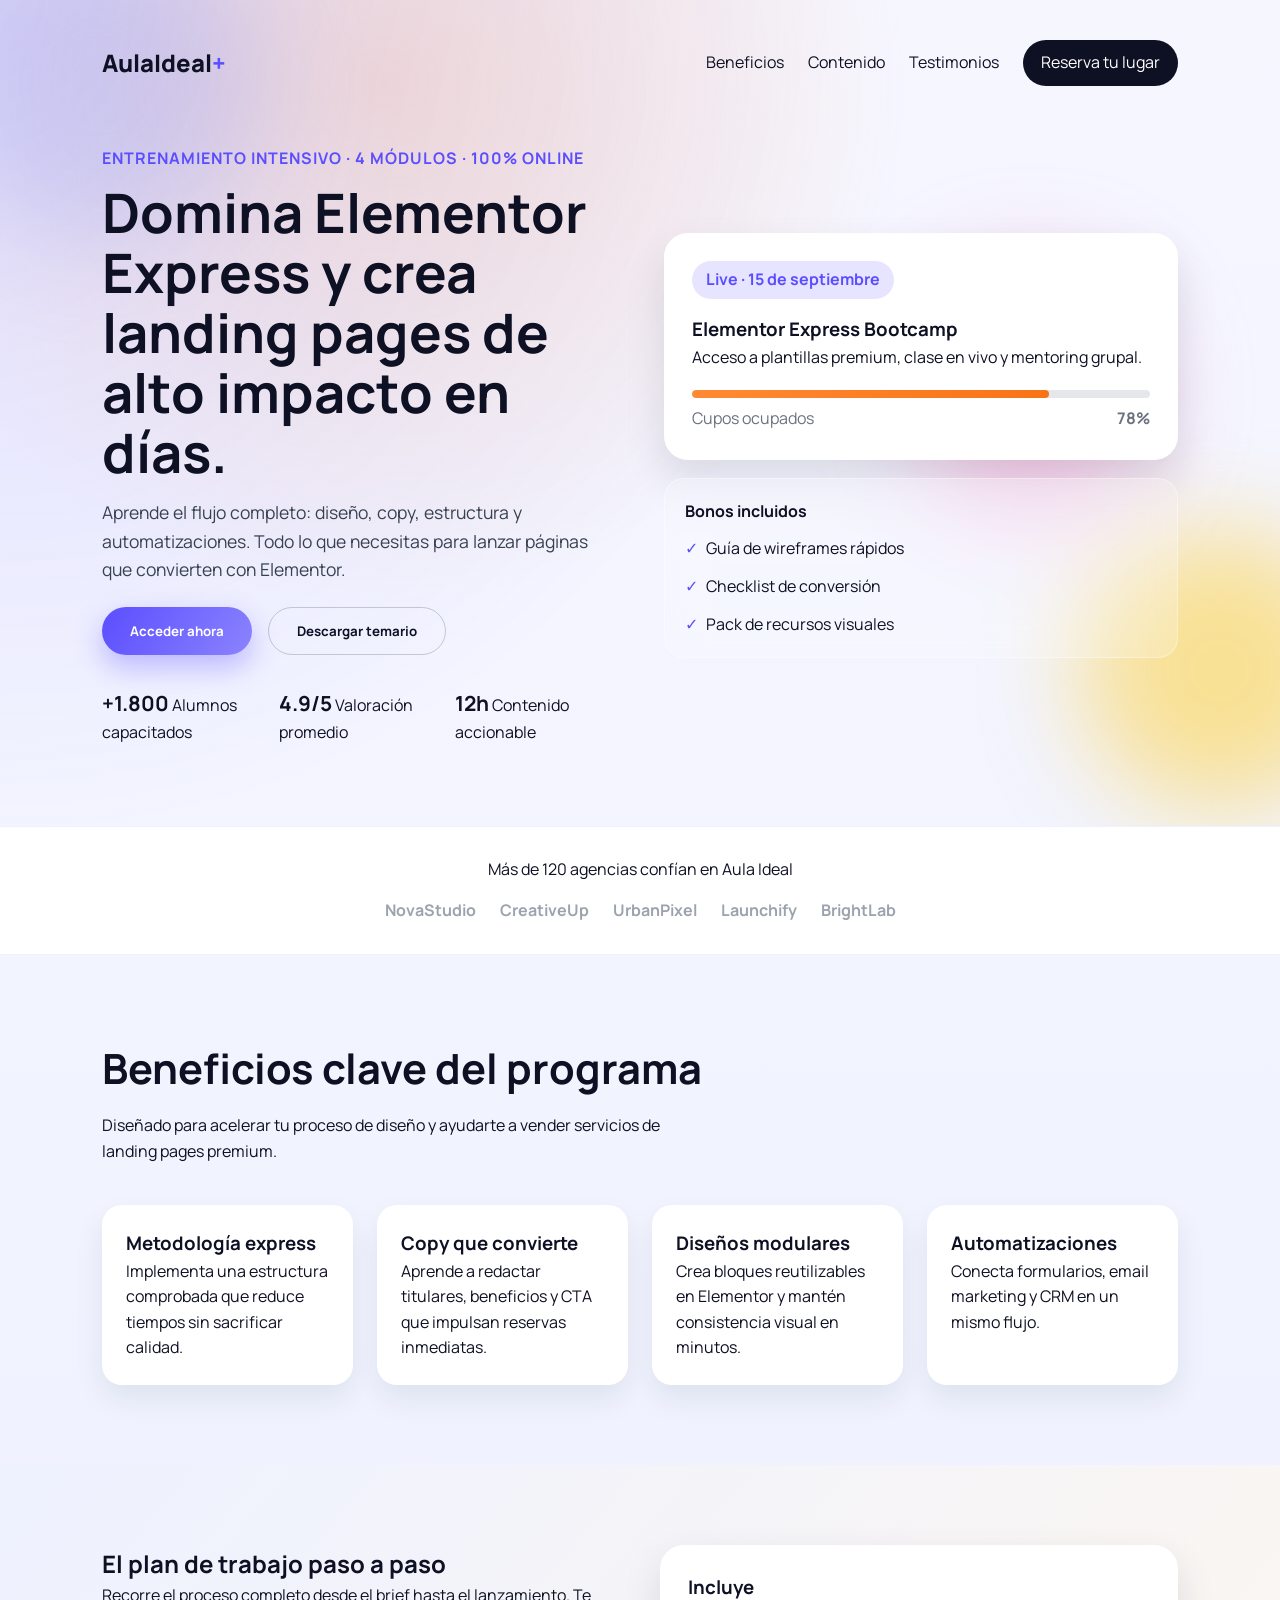
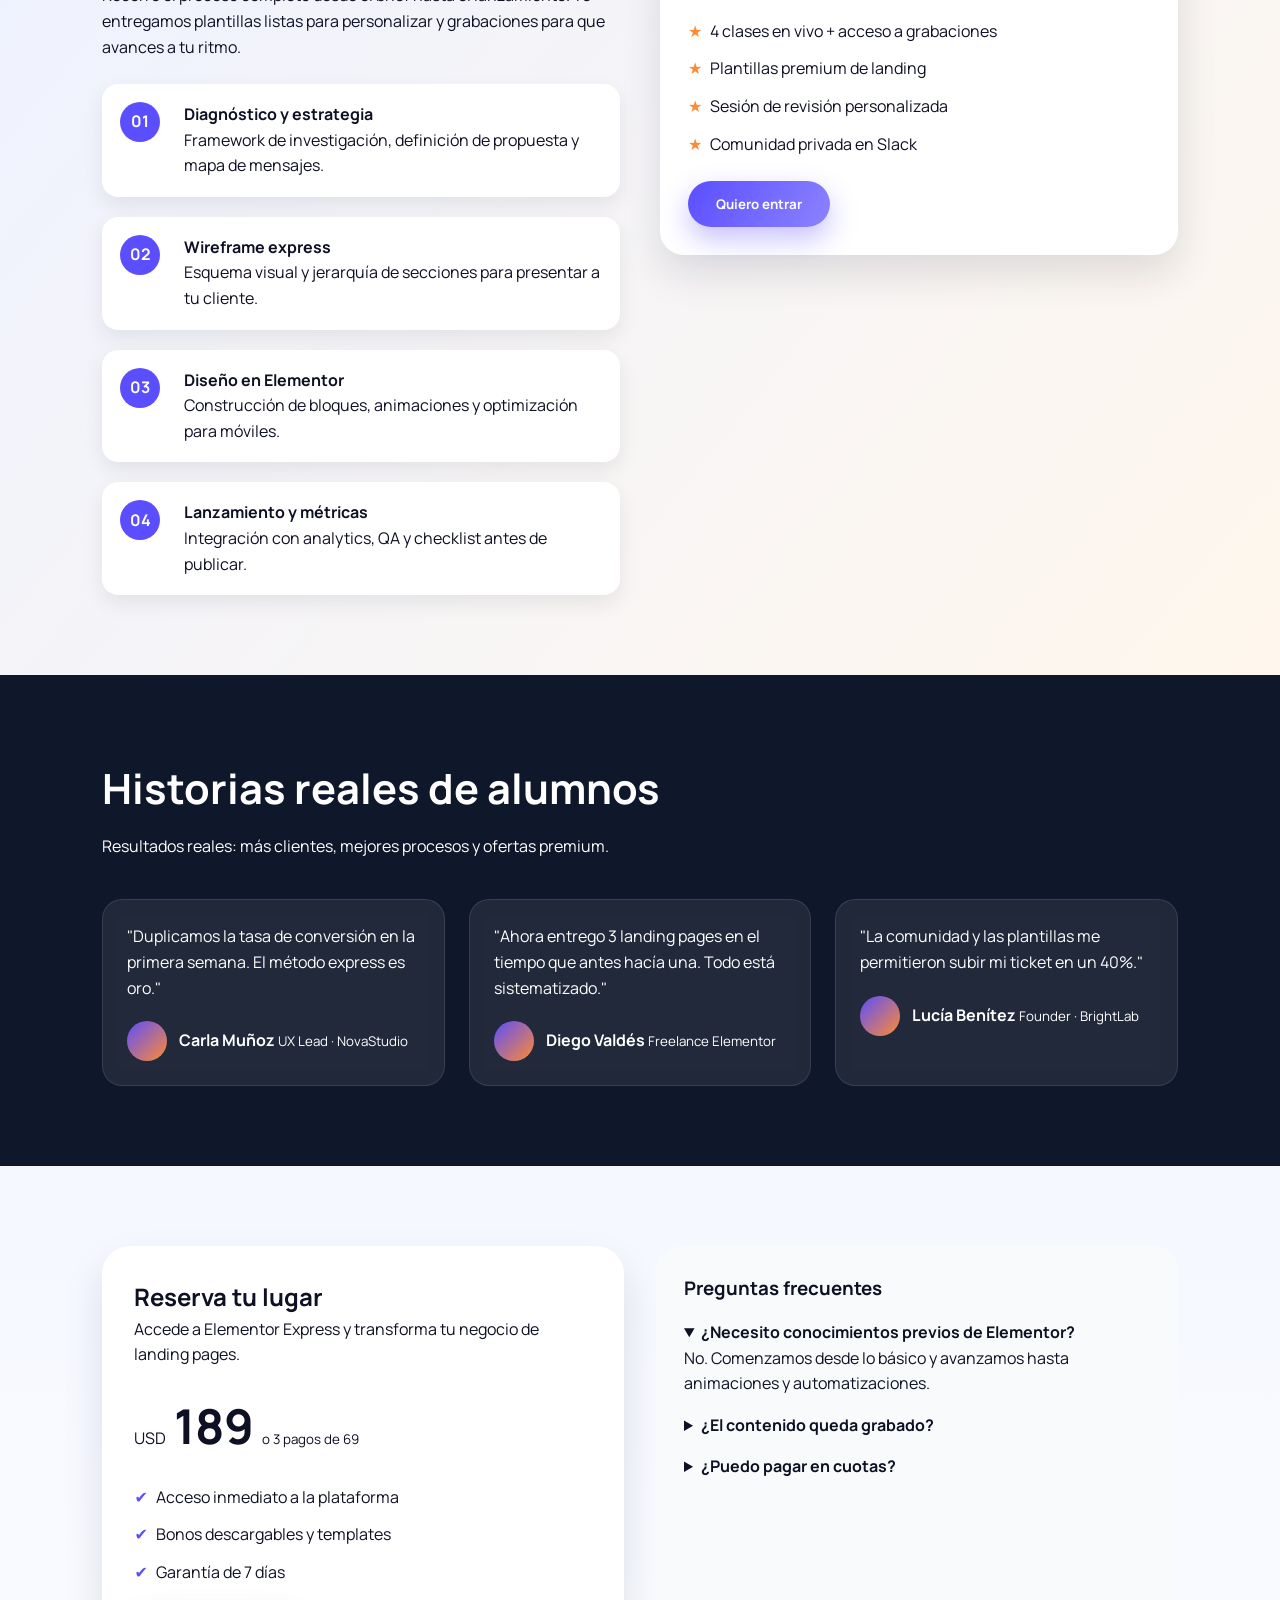
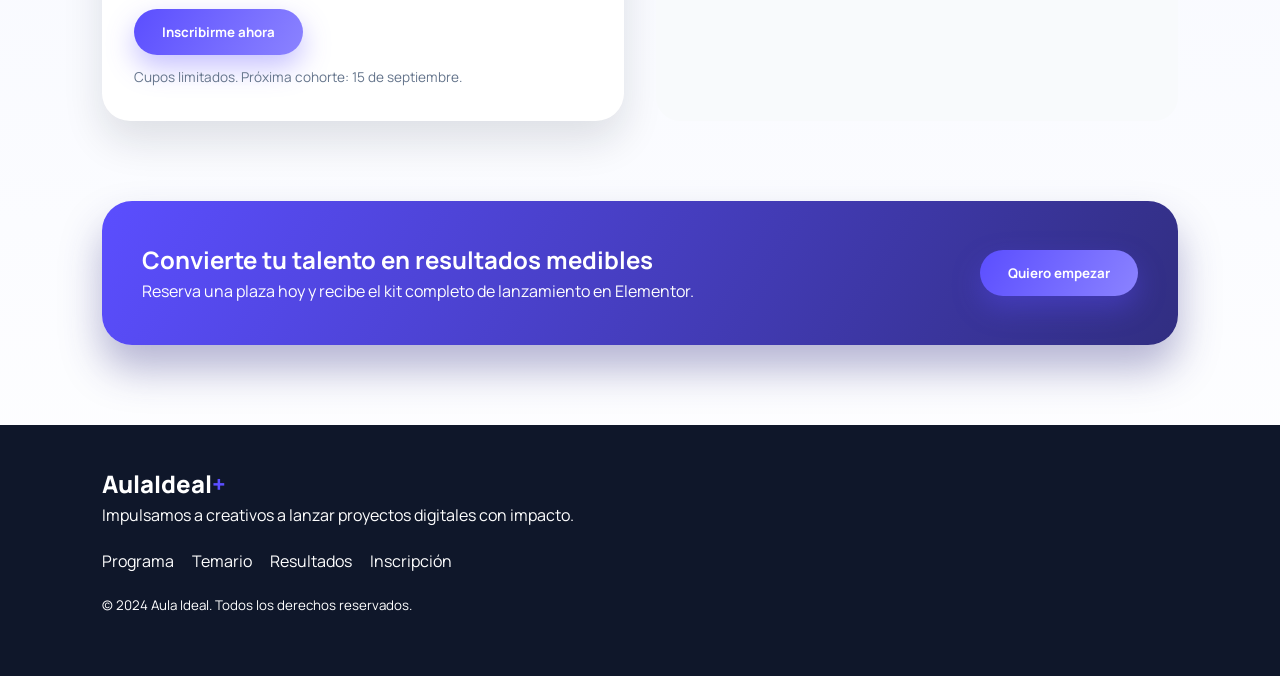
<file: index.html>
<!DOCTYPE html>
<html lang="es">
  <head>
    <meta charset="utf-8" />
    <meta name="viewport" content="width=device-width, initial-scale=1" />
    <title>Elementor Express | Aula Ideal</title>
    <link rel="stylesheet" href="styles.css" />
    <link rel="preconnect" href="https://fonts.googleapis.com" />
    <link rel="preconnect" href="https://fonts.gstatic.com" crossorigin />
    <link
      href="https://fonts.googleapis.com/css2?family=Manrope:wght@300;400;600;700;800&display=swap"
      rel="stylesheet"
    />
  </head>
  <body>
    <div class="bg-orbs" aria-hidden="true">
      <span></span>
      <span></span>
      <span></span>
    </div>

    <header class="hero">
      <nav class="nav">
        <div class="logo">AulaIdeal<span>+</span></div>
        <div class="nav-links">
          <a href="#beneficios">Beneficios</a>
          <a href="#contenido">Contenido</a>
          <a href="#testimonios">Testimonios</a>
          <a href="#precio" class="nav-cta">Reserva tu lugar</a>
        </div>
      </nav>

      <div class="hero-grid">
        <div class="hero-copy">
          <p class="eyebrow">Entrenamiento intensivo · 4 módulos · 100% online</p>
          <h1>Domina Elementor Express y crea landing pages de alto impacto en días.</h1>
          <p class="lead">
            Aprende el flujo completo: diseño, copy, estructura y automatizaciones. Todo lo que necesitas para lanzar
            páginas que convierten con Elementor.
          </p>
          <div class="hero-actions">
            <button class="primary">Acceder ahora</button>
            <button class="ghost">Descargar temario</button>
          </div>
          <div class="hero-stats">
            <div>
              <strong>+1.800</strong>
              <span>Alumnos capacitados</span>
            </div>
            <div>
              <strong>4.9/5</strong>
              <span>Valoración promedio</span>
            </div>
            <div>
              <strong>12h</strong>
              <span>Contenido accionable</span>
            </div>
          </div>
        </div>
        <div class="hero-card">
          <div class="floating-card">
            <span class="pill">Live · 15 de septiembre</span>
            <h3>Elementor Express Bootcamp</h3>
            <p>Acceso a plantillas premium, clase en vivo y mentoring grupal.</p>
            <div class="progress">
              <div class="progress-bar" style="--value: 78%"></div>
            </div>
            <div class="progress-meta">
              <span>Cupos ocupados</span>
              <strong>78%</strong>
            </div>
          </div>
          <div class="glass-list">
            <div>
              <h4>Bonos incluidos</h4>
              <ul>
                <li>Guía de wireframes rápidos</li>
                <li>Checklist de conversión</li>
                <li>Pack de recursos visuales</li>
              </ul>
            </div>
          </div>
        </div>
      </div>
    </header>

    <section class="trusted" aria-label="Aliados">
      <p>Más de 120 agencias confían en Aula Ideal</p>
      <div class="logos">
        <span>NovaStudio</span>
        <span>CreativeUp</span>
        <span>UrbanPixel</span>
        <span>Launchify</span>
        <span>BrightLab</span>
      </div>
    </section>

    <section id="beneficios" class="benefits">
      <div class="section-title">
        <h2>Beneficios clave del programa</h2>
        <p>Diseñado para acelerar tu proceso de diseño y ayudarte a vender servicios de landing pages premium.</p>
      </div>
      <div class="benefits-grid">
        <article>
          <h3>Metodología express</h3>
          <p>Implementa una estructura comprobada que reduce tiempos sin sacrificar calidad.</p>
        </article>
        <article>
          <h3>Copy que convierte</h3>
          <p>Aprende a redactar titulares, beneficios y CTA que impulsan reservas inmediatas.</p>
        </article>
        <article>
          <h3>Diseños modulares</h3>
          <p>Crea bloques reutilizables en Elementor y mantén consistencia visual en minutos.</p>
        </article>
        <article>
          <h3>Automatizaciones</h3>
          <p>Conecta formularios, email marketing y CRM en un mismo flujo.</p>
        </article>
      </div>
    </section>

    <section id="contenido" class="content">
      <div class="content-grid">
        <div>
          <h2>El plan de trabajo paso a paso</h2>
          <p>
            Recorre el proceso completo desde el brief hasta el lanzamiento. Te entregamos plantillas listas para
            personalizar y grabaciones para que avances a tu ritmo.
          </p>
          <div class="timeline">
            <div class="timeline-item">
              <span>01</span>
              <div>
                <h4>Diagnóstico y estrategia</h4>
                <p>Framework de investigación, definición de propuesta y mapa de mensajes.</p>
              </div>
            </div>
            <div class="timeline-item">
              <span>02</span>
              <div>
                <h4>Wireframe express</h4>
                <p>Esquema visual y jerarquía de secciones para presentar a tu cliente.</p>
              </div>
            </div>
            <div class="timeline-item">
              <span>03</span>
              <div>
                <h4>Diseño en Elementor</h4>
                <p>Construcción de bloques, animaciones y optimización para móviles.</p>
              </div>
            </div>
            <div class="timeline-item">
              <span>04</span>
              <div>
                <h4>Lanzamiento y métricas</h4>
                <p>Integración con analytics, QA y checklist antes de publicar.</p>
              </div>
            </div>
          </div>
        </div>
        <aside class="content-card">
          <h3>Incluye</h3>
          <ul>
            <li>4 clases en vivo + acceso a grabaciones</li>
            <li>Plantillas premium de landing</li>
            <li>Sesión de revisión personalizada</li>
            <li>Comunidad privada en Slack</li>
          </ul>
          <button class="primary">Quiero entrar</button>
        </aside>
      </div>
    </section>

    <section id="testimonios" class="testimonials">
      <div class="section-title">
        <h2>Historias reales de alumnos</h2>
        <p>Resultados reales: más clientes, mejores procesos y ofertas premium.</p>
      </div>
      <div class="testimonial-grid">
        <article>
          <p>"Duplicamos la tasa de conversión en la primera semana. El método express es oro."</p>
          <div class="author">
            <span class="avatar"></span>
            <div>
              <strong>Carla Muñoz</strong>
              <small>UX Lead · NovaStudio</small>
            </div>
          </div>
        </article>
        <article>
          <p>"Ahora entrego 3 landing pages en el tiempo que antes hacía una. Todo está sistematizado."</p>
          <div class="author">
            <span class="avatar"></span>
            <div>
              <strong>Diego Valdés</strong>
              <small>Freelance Elementor</small>
            </div>
          </div>
        </article>
        <article>
          <p>"La comunidad y las plantillas me permitieron subir mi ticket en un 40%."</p>
          <div class="author">
            <span class="avatar"></span>
            <div>
              <strong>Lucía Benítez</strong>
              <small>Founder · BrightLab</small>
            </div>
          </div>
        </article>
      </div>
    </section>

    <section id="precio" class="pricing">
      <div class="pricing-card">
        <div>
          <h2>Reserva tu lugar</h2>
          <p>Accede a Elementor Express y transforma tu negocio de landing pages.</p>
        </div>
        <div class="price">
          <span>USD</span>
          <strong>189</strong>
          <small>o 3 pagos de 69</small>
        </div>
        <ul>
          <li>Acceso inmediato a la plataforma</li>
          <li>Bonos descargables y templates</li>
          <li>Garantía de 7 días</li>
        </ul>
        <button class="primary">Inscribirme ahora</button>
        <p class="micro">Cupos limitados. Próxima cohorte: 15 de septiembre.</p>
      </div>
      <div class="faq">
        <h3>Preguntas frecuentes</h3>
        <details open>
          <summary>¿Necesito conocimientos previos de Elementor?</summary>
          <p>No. Comenzamos desde lo básico y avanzamos hasta animaciones y automatizaciones.</p>
        </details>
        <details>
          <summary>¿El contenido queda grabado?</summary>
          <p>Sí, tendrás acceso a las grabaciones durante 12 meses y podrás revisarlas cuando quieras.</p>
        </details>
        <details>
          <summary>¿Puedo pagar en cuotas?</summary>
          <p>Claro, ofrecemos planes con tarjeta y transferencia internacional.</p>
        </details>
      </div>
    </section>

    <section class="cta">
      <div>
        <h2>Convierte tu talento en resultados medibles</h2>
        <p>Reserva una plaza hoy y recibe el kit completo de lanzamiento en Elementor.</p>
      </div>
      <button class="primary">Quiero empezar</button>
    </section>

    <footer class="footer">
      <div>
        <div class="logo">AulaIdeal<span>+</span></div>
        <p>Impulsamos a creativos a lanzar proyectos digitales con impacto.</p>
      </div>
      <div class="footer-links">
        <a href="#beneficios">Programa</a>
        <a href="#contenido">Temario</a>
        <a href="#testimonios">Resultados</a>
        <a href="#precio">Inscripción</a>
      </div>
      <small>© 2024 Aula Ideal. Todos los derechos reservados.</small>
    </footer>

    <script src="script.js"></script>
  </body>
</html>
</file>
<file: styles.css>
:root {
  color-scheme: light;
  --dark: #0e1023;
  --primary: #5b4eff;
  --primary-light: #8b83ff;
  --accent: #ff8a34;
  --muted: #94a3b8;
  --glass: rgba(255, 255, 255, 0.2);
}

* {
  box-sizing: border-box;
  margin: 0;
  padding: 0;
}

body {
  font-family: "Manrope", system-ui, sans-serif;
  background: linear-gradient(180deg, #f6f6ff 0%, #eef2ff 50%, #ffffff 100%);
  color: var(--dark);
  line-height: 1.6;
  overflow-x: hidden;
}

a {
  color: inherit;
  text-decoration: none;
}

button {
  border: none;
  font-family: inherit;
  cursor: pointer;
}

.bg-orbs span {
  position: fixed;
  border-radius: 50%;
  filter: blur(50px);
  opacity: 0.6;
  animation: float 16s infinite ease-in-out;
  z-index: 0;
}

.bg-orbs span:nth-child(1) {
  width: 320px;
  height: 320px;
  background: #c7d2fe;
  top: -80px;
  left: -60px;
}

.bg-orbs span:nth-child(2) {
  width: 280px;
  height: 280px;
  background: #fcd34d;
  bottom: 10%;
  right: -80px;
  animation-delay: 4s;
}

.bg-orbs span:nth-child(3) {
  width: 240px;
  height: 240px;
  background: #f9a8d4;
  top: 30%;
  right: 10%;
  animation-delay: 8s;
}

.hero {
  padding: 40px 8vw 80px;
  position: relative;
  z-index: 1;
  background-image: radial-gradient(circle at top left, rgba(91, 78, 255, 0.15), transparent 55%),
    radial-gradient(circle at 30% 10%, rgba(255, 138, 52, 0.2), transparent 45%);
  background-size: cover;
}

.nav {
  display: flex;
  justify-content: space-between;
  align-items: center;
  margin-bottom: 60px;
}

.logo {
  font-weight: 800;
  font-size: 24px;
}

.logo span {
  color: var(--primary);
}

.nav-links {
  display: flex;
  gap: 24px;
  align-items: center;
}

.nav-cta {
  background: var(--dark);
  color: white;
  padding: 10px 18px;
  border-radius: 999px;
  transition: transform 0.3s ease, box-shadow 0.3s ease;
}

.nav-cta:hover {
  transform: translateY(-2px);
  box-shadow: 0 12px 24px rgba(14, 16, 35, 0.2);
}

.hero-grid {
  display: grid;
  grid-template-columns: repeat(auto-fit, minmax(280px, 1fr));
  gap: 48px;
  align-items: center;
}

.eyebrow {
  color: var(--primary);
  font-weight: 700;
  text-transform: uppercase;
  letter-spacing: 1px;
  margin-bottom: 12px;
}

.hero h1 {
  font-size: clamp(2.4rem, 3vw + 1rem, 3.6rem);
  line-height: 1.1;
  margin-bottom: 16px;
}

.lead {
  font-size: 1.1rem;
  color: #374151;
  margin-bottom: 24px;
}

.hero-actions {
  display: flex;
  flex-wrap: wrap;
  gap: 16px;
  margin-bottom: 32px;
}

.primary {
  background: linear-gradient(120deg, var(--primary), var(--primary-light));
  color: white;
  padding: 14px 28px;
  border-radius: 999px;
  font-weight: 700;
  box-shadow: 0 12px 28px rgba(91, 78, 255, 0.35);
  transition: transform 0.3s ease;
}

.primary:hover {
  transform: translateY(-3px) scale(1.02);
}

.ghost {
  background: transparent;
  border: 1px solid rgba(15, 23, 42, 0.2);
  padding: 14px 28px;
  border-radius: 999px;
  font-weight: 700;
  color: var(--dark);
}

.hero-stats {
  display: grid;
  grid-template-columns: repeat(auto-fit, minmax(120px, 1fr));
  gap: 16px;
}

.hero-stats strong {
  font-size: 1.3rem;
}

.hero-card {
  display: grid;
  gap: 18px;
}

.floating-card {
  background: white;
  padding: 28px;
  border-radius: 24px;
  box-shadow: 0 20px 40px rgba(15, 23, 42, 0.12);
  transform: translateY(0);
  animation: floatCard 8s ease-in-out infinite;
}

.pill {
  display: inline-flex;
  background: rgba(91, 78, 255, 0.15);
  color: var(--primary);
  padding: 6px 14px;
  border-radius: 999px;
  font-weight: 700;
  margin-bottom: 16px;
}

.progress {
  background: #e5e7eb;
  border-radius: 999px;
  height: 8px;
  margin-top: 20px;
  overflow: hidden;
}

.progress-bar {
  height: 100%;
  width: var(--value);
  background: linear-gradient(120deg, var(--accent), #f97316);
  border-radius: 999px;
}

.progress-meta {
  display: flex;
  justify-content: space-between;
  margin-top: 8px;
  color: #6b7280;
}

.glass-list {
  background: var(--glass);
  backdrop-filter: blur(20px);
  border-radius: 20px;
  padding: 20px;
  border: 1px solid rgba(255, 255, 255, 0.35);
}

.glass-list ul {
  list-style: none;
  display: grid;
  gap: 12px;
  margin-top: 12px;
}

.glass-list li::before {
  content: "✓";
  color: var(--primary);
  margin-right: 8px;
}

.trusted {
  background: white;
  padding: 30px 8vw;
  text-align: center;
  border-top: 1px solid #eef2ff;
  border-bottom: 1px solid #eef2ff;
}

.logos {
  display: flex;
  flex-wrap: wrap;
  justify-content: center;
  gap: 24px;
  margin-top: 16px;
  font-weight: 700;
  color: #9ca3af;
}

section {
  padding: 80px 8vw;
  position: relative;
  z-index: 1;
}

.section-title {
  max-width: 600px;
  margin-bottom: 40px;
}

.section-title h2 {
  font-size: clamp(2rem, 2vw + 1rem, 2.8rem);
  margin-bottom: 12px;
}

.benefits-grid {
  display: grid;
  grid-template-columns: repeat(auto-fit, minmax(220px, 1fr));
  gap: 24px;
}

.benefits-grid article {
  background: white;
  padding: 24px;
  border-radius: 20px;
  box-shadow: 0 14px 30px rgba(15, 23, 42, 0.08);
  transition: transform 0.3s ease, box-shadow 0.3s ease;
}

.benefits-grid article:hover {
  transform: translateY(-6px);
  box-shadow: 0 20px 40px rgba(15, 23, 42, 0.12);
}

.content {
  background: linear-gradient(130deg, #eef2ff 0%, #fff7ed 100%);
}

.content-grid {
  display: grid;
  grid-template-columns: repeat(auto-fit, minmax(280px, 1fr));
  gap: 40px;
  align-items: start;
}

.timeline {
  display: grid;
  gap: 20px;
  margin-top: 24px;
}

.timeline-item {
  display: grid;
  grid-template-columns: 48px 1fr;
  gap: 16px;
  align-items: start;
  background: white;
  padding: 18px;
  border-radius: 16px;
  box-shadow: 0 8px 20px rgba(15, 23, 42, 0.08);
  transform: translateX(0);
  transition: transform 0.3s ease;
}

.timeline-item:hover {
  transform: translateX(6px);
}

.timeline-item span {
  background: var(--primary);
  color: white;
  width: 40px;
  height: 40px;
  border-radius: 50%;
  display: grid;
  place-items: center;
  font-weight: 700;
}

.content-card {
  background: white;
  padding: 28px;
  border-radius: 24px;
  box-shadow: 0 18px 40px rgba(15, 23, 42, 0.12);
  position: sticky;
  top: 24px;
}

.content-card ul {
  list-style: none;
  display: grid;
  gap: 12px;
  margin: 16px 0 24px;
}

.content-card li::before {
  content: "★";
  color: var(--accent);
  margin-right: 8px;
}

.testimonials {
  background: #0f172a;
  color: white;
}

.testimonial-grid {
  display: grid;
  grid-template-columns: repeat(auto-fit, minmax(240px, 1fr));
  gap: 24px;
}

.testimonial-grid article {
  background: rgba(255, 255, 255, 0.08);
  padding: 24px;
  border-radius: 20px;
  border: 1px solid rgba(255, 255, 255, 0.1);
  backdrop-filter: blur(8px);
}

.author {
  display: flex;
  gap: 12px;
  align-items: center;
  margin-top: 20px;
}

.avatar {
  width: 40px;
  height: 40px;
  border-radius: 50%;
  background: linear-gradient(135deg, #5b4eff, #ff8a34);
}

.pricing {
  display: grid;
  grid-template-columns: repeat(auto-fit, minmax(280px, 1fr));
  gap: 32px;
}

.pricing-card {
  background: white;
  padding: 32px;
  border-radius: 28px;
  box-shadow: 0 20px 40px rgba(15, 23, 42, 0.12);
}

.price {
  display: flex;
  align-items: baseline;
  gap: 8px;
  margin: 20px 0;
}

.price strong {
  font-size: 3rem;
}

.pricing-card ul {
  list-style: none;
  display: grid;
  gap: 12px;
  margin-bottom: 24px;
}

.pricing-card li::before {
  content: "✔";
  color: var(--primary);
  margin-right: 8px;
}

.faq {
  background: #f8fafc;
  padding: 28px;
  border-radius: 24px;
}

.faq details {
  margin-top: 16px;
}

.faq summary {
  font-weight: 700;
  cursor: pointer;
}

.cta {
  background: linear-gradient(120deg, #5b4eff, #312e81);
  color: white;
  display: flex;
  flex-wrap: wrap;
  justify-content: space-between;
  align-items: center;
  gap: 20px;
  border-radius: 30px;
  margin: 0 8vw 80px;
  padding: 40px;
  box-shadow: 0 24px 40px rgba(49, 46, 129, 0.35);
}

.footer {
  padding: 40px 8vw 60px;
  display: grid;
  gap: 20px;
  background: #0f172a;
  color: white;
}

.footer-links {
  display: flex;
  gap: 18px;
  flex-wrap: wrap;
}

.micro {
  color: #64748b;
  font-size: 0.85rem;
  margin-top: 12px;
}

.reveal {
  opacity: 0;
  transform: translateY(30px);
  transition: opacity 0.8s ease, transform 0.8s ease;
}

.reveal.active {
  opacity: 1;
  transform: translateY(0);
}

@keyframes float {
  0%,
  100% {
    transform: translateY(0px);
  }
  50% {
    transform: translateY(18px);
  }
}

@keyframes floatCard {
  0%,
  100% {
    transform: translateY(0px);
  }
  50% {
    transform: translateY(-12px);
  }
}

@media (max-width: 900px) {
  .nav {
    flex-direction: column;
    align-items: flex-start;
    gap: 20px;
  }

  .nav-links {
    flex-wrap: wrap;
  }

  .cta {
    margin: 0 8vw 60px;
  }
}

@media (max-width: 600px) {
  .hero-actions {
    flex-direction: column;
  }

  .nav-links {
    width: 100%;
    justify-content: space-between;
  }

  .cta {
    margin: 0 6vw 50px;
  }
}
</file>
